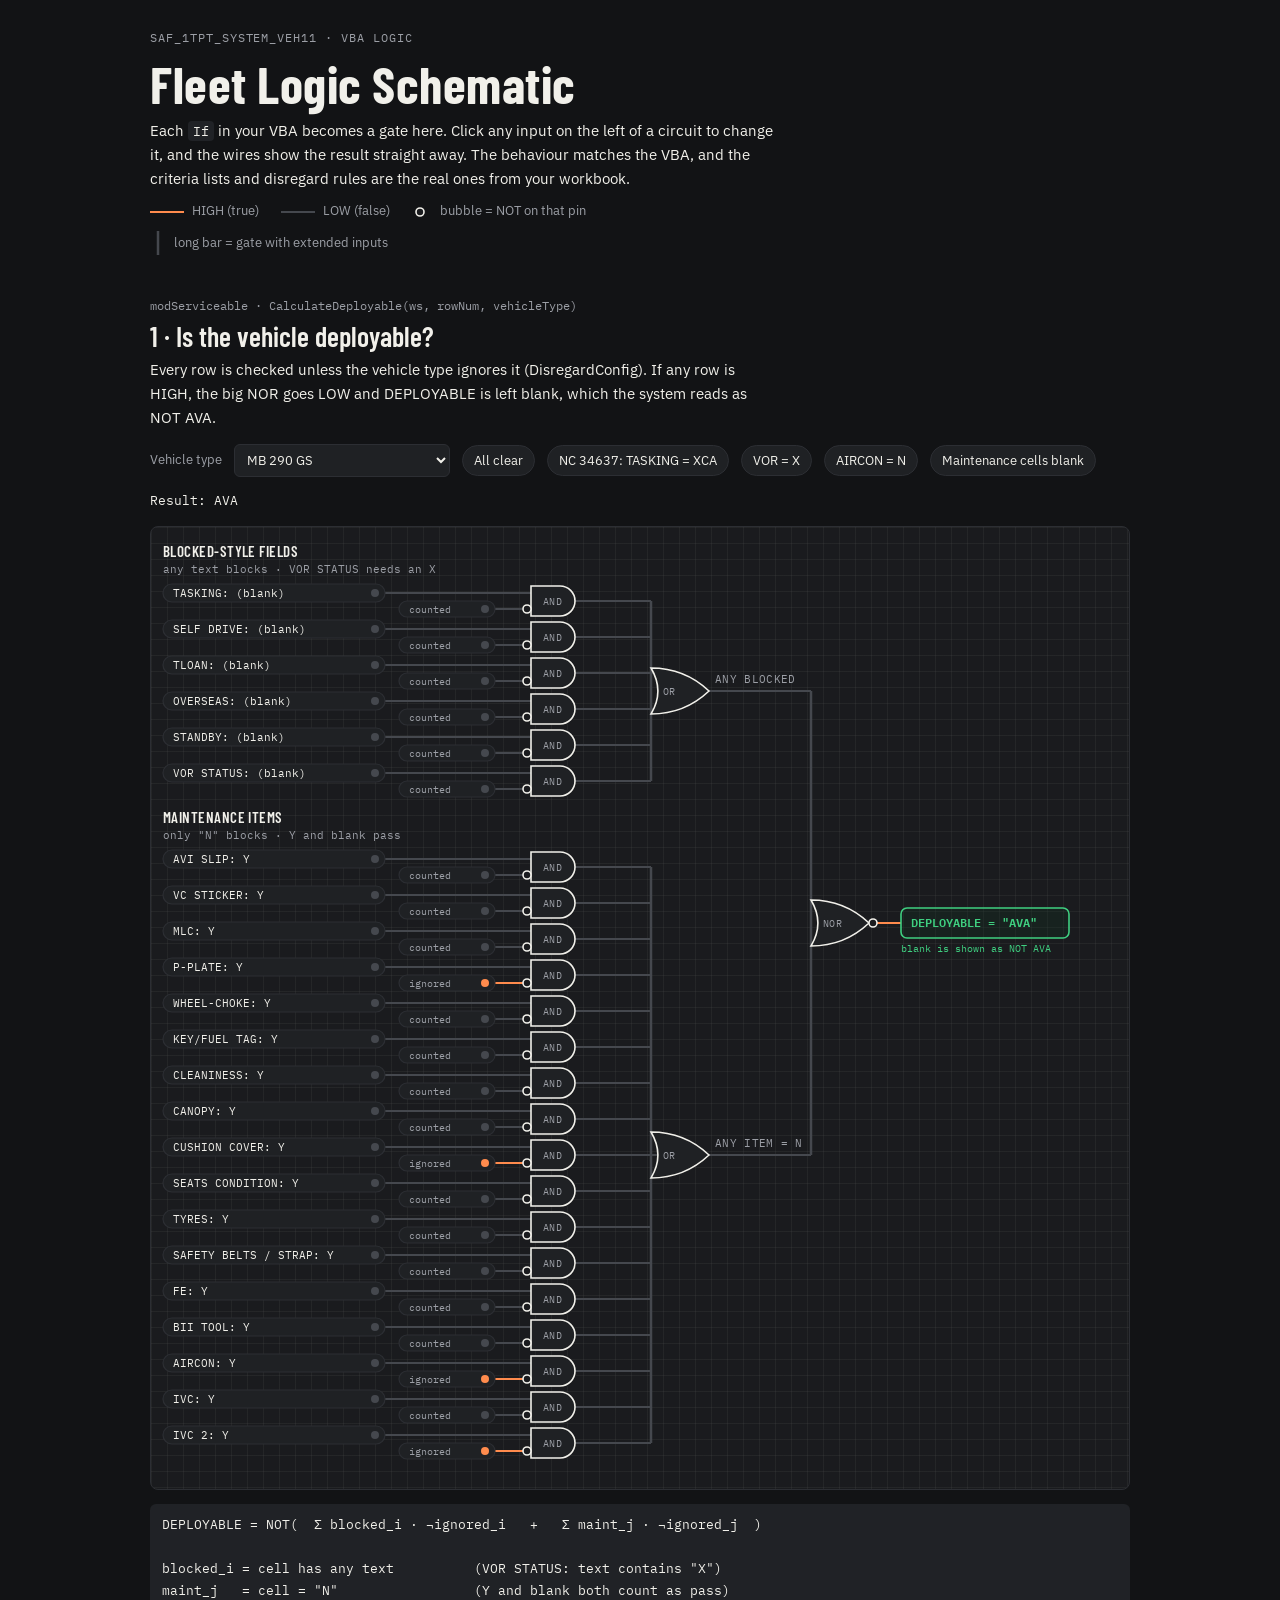
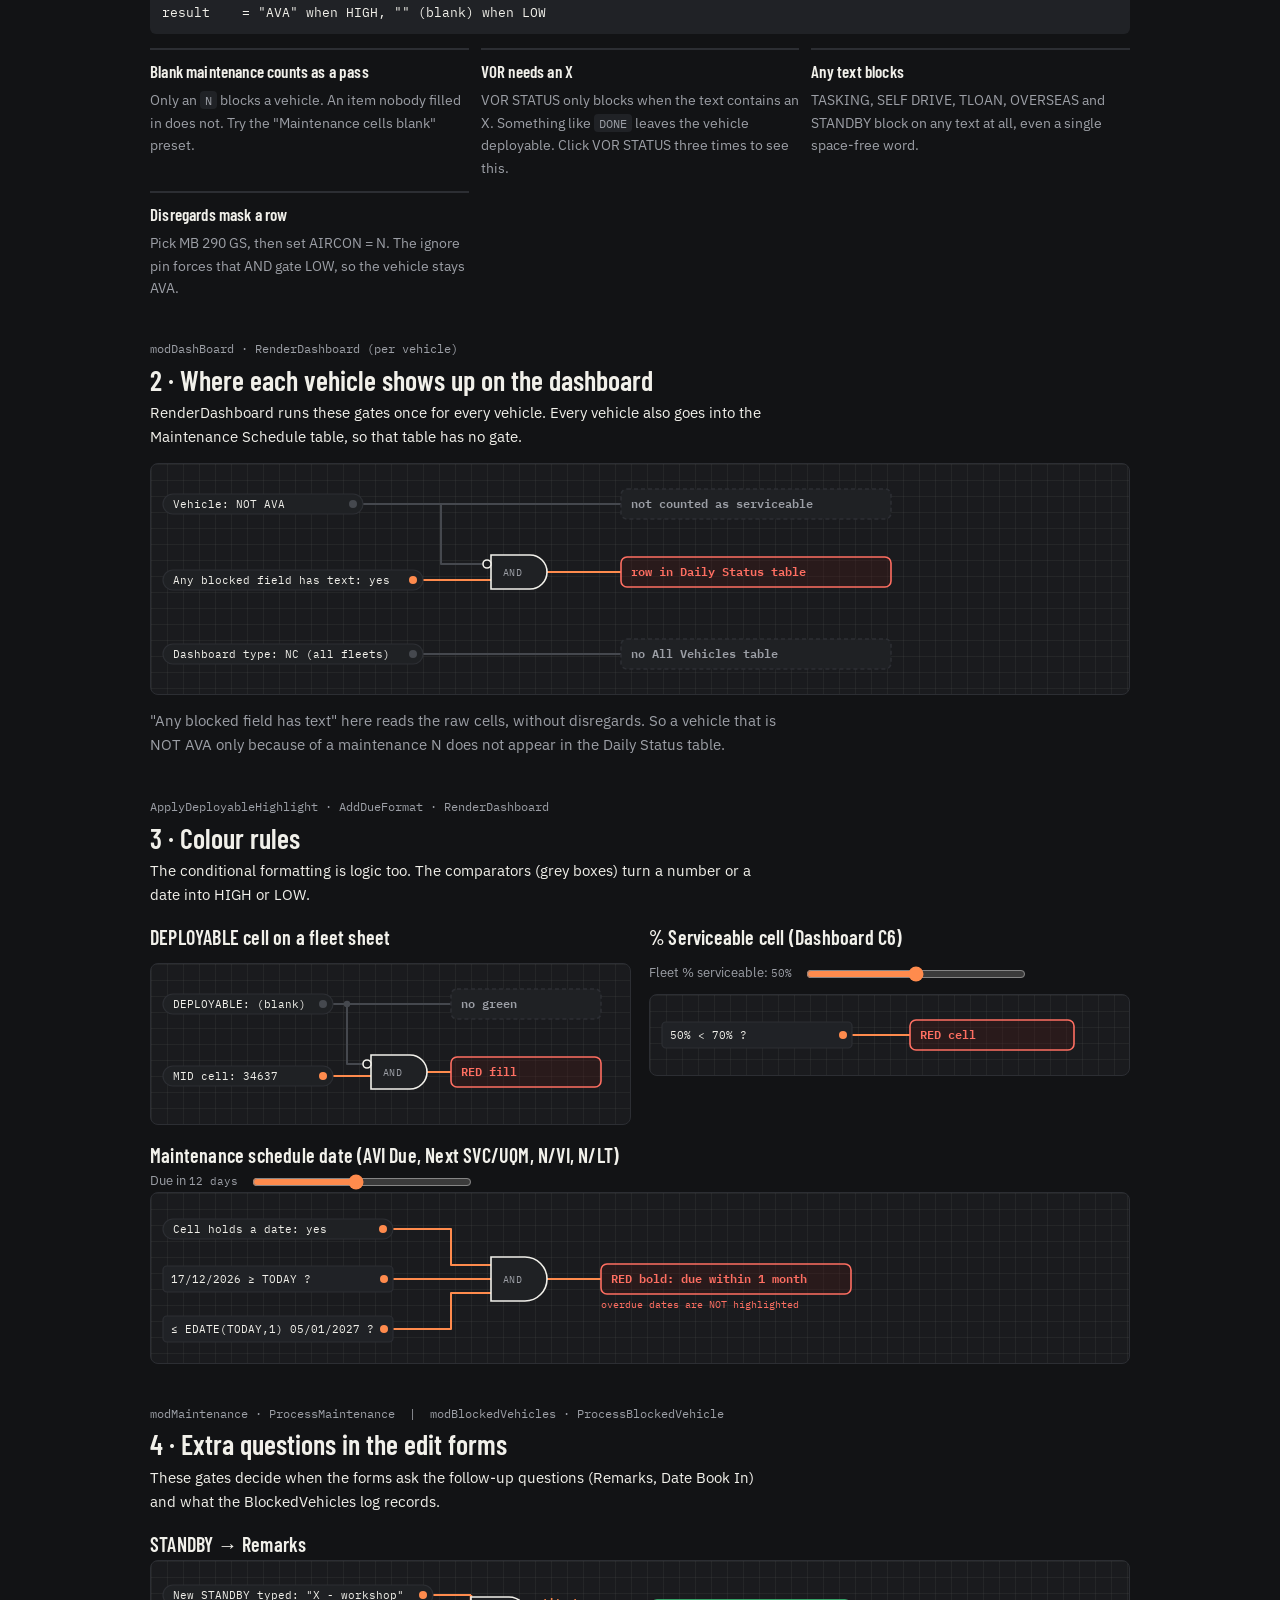
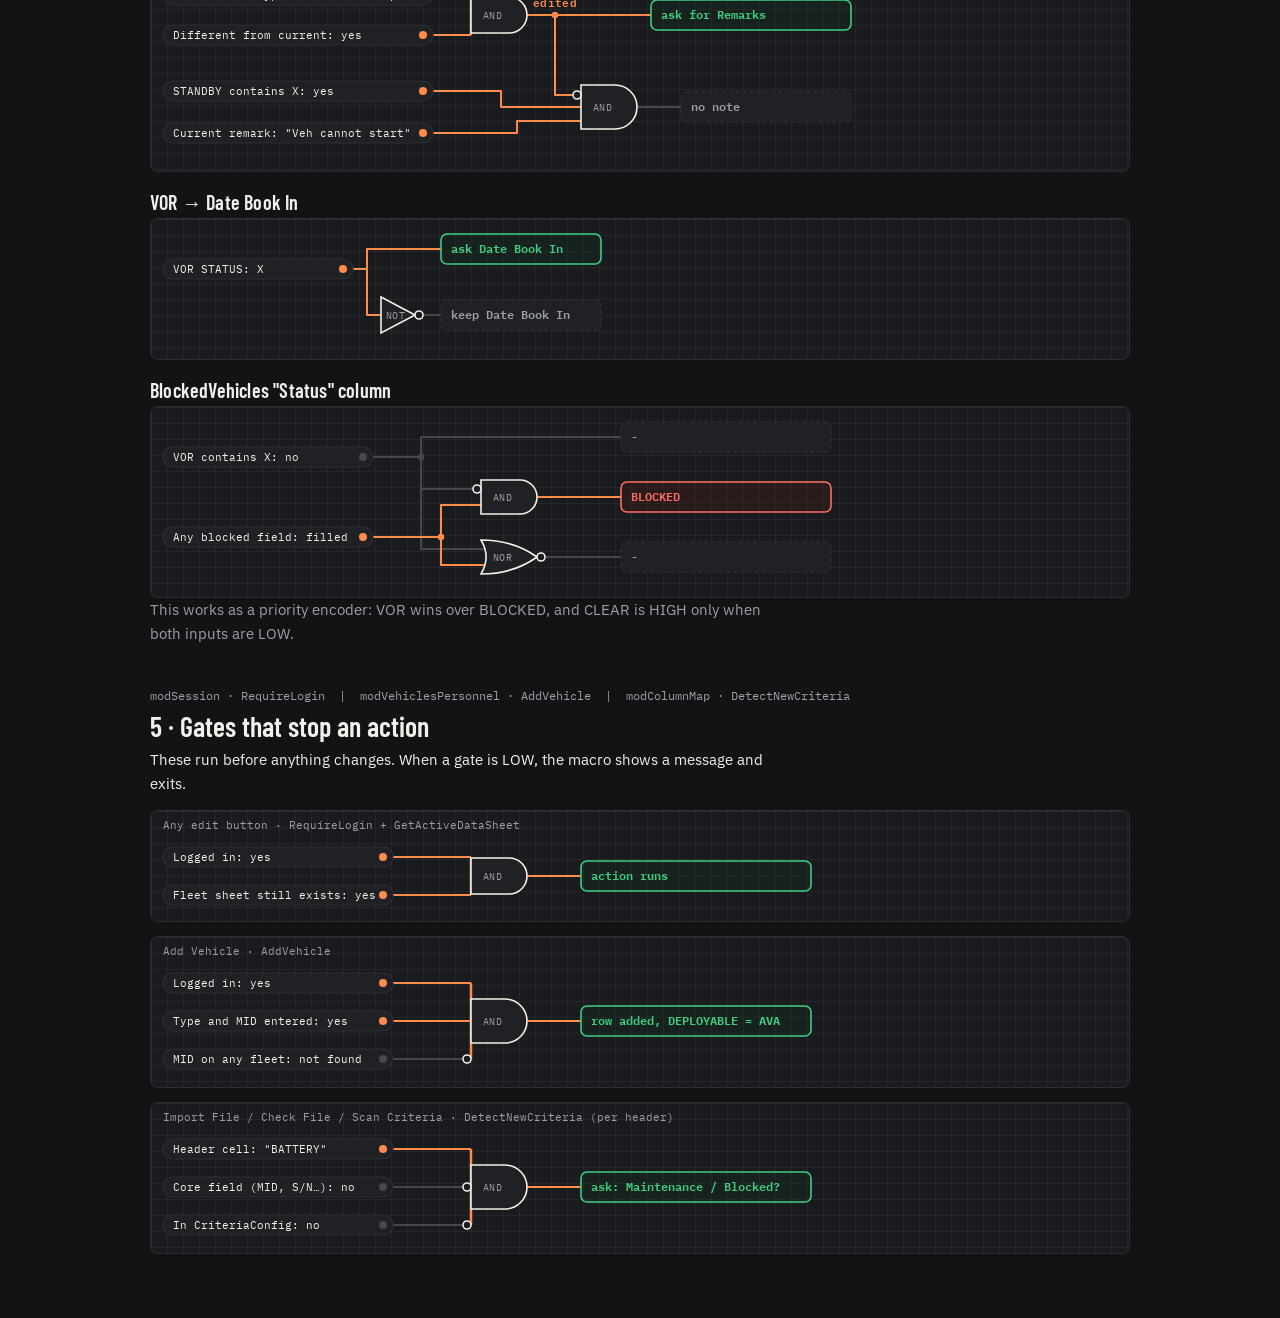
<file: fleet-logic-schematic.html>
<!doctype html><html lang="en" data-theme="dark"><head><meta charset=utf8><meta name=viewport content="width=device-width,initial-scale=1,viewport-fit=cover"><style>:root{color-scheme:light;box-sizing:border-box;padding-top:env(safe-area-inset-top,0px);padding-bottom:env(safe-area-inset-bottom,0px)}html{scroll-padding-top:env(safe-area-inset-top,0px)}body{margin:0;padding:0;font:14px -apple-system,BlinkMacSystemFont,sans-serif;background:#fff;color:#000}img{max-width:100%}[hidden]:not([hidden=until-found i]){display:none!important}</style></head><body>
<title>Fleet Logic Schematic</title>
<meta name="claude:viewport-fit-sides" content="cover">
<link rel="preconnect" href="https://fonts.googleapis.com">
<link rel="preconnect" href="https://fonts.gstatic.com" crossorigin>
<link rel="stylesheet" href="https://fonts.googleapis.com/css2?family=Barlow+Condensed:wght@500;600;700&family=IBM+Plex+Mono:wght@400;500;600&family=IBM+Plex+Sans:wght@400;500;600&display=swap">
<style>
/* Layout: one narrow reading column; each circuit sits on its own schematic sheet that scrolls sideways on phones. */
:root {
  --bg: #eef2ef;
  --panel: #fbfcfb;
  --fg: #1c2924;
  --muted: #5a6a62;
  --line: #c6d1cb;
  --grid: rgba(28, 41, 36, .055);
  --hi: #dd5f22;
  --lo: #a6b3ac;
  --ok: #1d8a4b;
  --ok-bg: #d9f0e2;
  --bad: #bf3029;
  --bad-bg: #f8dcd9;
  --chip: #ffffff;
  --code-bg: #e3e9e5;
  --f-display: "Barlow Condensed", "Arial Narrow", sans-serif;
  --f-body: "IBM Plex Sans", system-ui, -apple-system, "Segoe UI", sans-serif;
  --f-mono: "IBM Plex Mono", ui-monospace, Consolas, monospace;
}
@media (prefers-color-scheme: dark) {
  :root:not([data-theme="light"]) {
    --bg: #0e1613; --panel: #131e19; --fg: #e2ebe5; --muted: #93a39a; --line: #2a3a33;
    --grid: rgba(226, 235, 229, .05); --hi: #ff8b4d; --lo: #3b4b43; --ok: #3fcf80; --ok-bg: #12382443;
    --bad: #ff6f62; --bad-bg: #4a1a1655; --chip: #182520; --code-bg: #1a2621; color-scheme: dark;
  }
}
:root[data-theme="dark"] {
  --bg: #0e1613; --panel: #131e19; --fg: #e2ebe5; --muted: #93a39a; --line: #2a3a33;
  --grid: rgba(226, 235, 229, .05); --hi: #ff8b4d; --lo: #3b4b43; --ok: #3fcf80; --ok-bg: #12382443;
  --bad: #ff6f62; --bad-bg: #4a1a1655; --chip: #182520; --code-bg: #1a2621; color-scheme: dark;
}
* { box-sizing: border-box; }
body {
  background: var(--bg); color: var(--fg); font-family: var(--f-body); font-size: 15px; line-height: 1.6;
  padding-left: max(16px, env(safe-area-inset-left, 0px)); padding-right: max(16px, env(safe-area-inset-right, 0px));
  padding-block: 28px 64px;
}
.wrap { max-width: 980px; margin: 0 auto; display: flex; flex-direction: column; gap: 40px; }
header { display: flex; flex-direction: column; gap: 10px; max-width: 70ch; }
.eyebrow { font-family: var(--f-mono); font-size: 12px; letter-spacing: .08em; text-transform: uppercase; color: var(--muted); }
h1 { font-family: var(--f-display); font-weight: 700; font-size: clamp(34px, 6vw, 52px); line-height: 1; margin: 0; letter-spacing: .01em; text-wrap: balance; }
h2 { font-family: var(--f-display); font-weight: 600; font-size: 28px; line-height: 1.1; margin: 0; text-wrap: balance; }
h3 { font-family: var(--f-display); font-weight: 600; font-size: 20px; margin: 0; letter-spacing: .01em; }
p { margin: 0; max-width: 70ch; }
.muted { color: var(--muted); }
code, .mono { font-family: var(--f-mono); font-size: .88em; }
code { background: var(--code-bg); padding: 1px 5px; border-radius: 4px; }
section { display: flex; flex-direction: column; gap: 14px; min-width: 0; }
.sec-head { display: flex; flex-direction: column; gap: 6px; }
.src { font-family: var(--f-mono); font-size: 12px; color: var(--muted); }
.legend { display: flex; flex-wrap: wrap; gap: 8px 22px; font-size: 13px; color: var(--muted); align-items: center; }
.legend span { display: inline-flex; align-items: center; gap: 8px; }
.legend svg { flex: none; }
.controls { display: flex; flex-wrap: wrap; gap: 8px 12px; align-items: center; }
.controls label { font-size: 13px; color: var(--muted); }
select, button.preset, input[type=range] { font-family: var(--f-body); font-size: 13px; }
select { padding: 6px 8px; border: 1px solid var(--line); border-radius: 6px; background: var(--chip); color: var(--fg); }
button.preset { padding: 6px 11px; border: 1px solid var(--line); border-radius: 999px; background: var(--chip); color: var(--fg); cursor: pointer; }
button.preset:hover { border-color: var(--hi); }
button.preset:focus-visible, select:focus-visible, input:focus-visible { outline: 2px solid var(--hi); outline-offset: 2px; }
input[type=range] { accent-color: var(--hi); width: 220px; max-width: 100%; }
.schem {
  overflow-x: auto; background-color: var(--panel); border: 1px solid var(--line); border-radius: 8px;
  background-image: linear-gradient(var(--grid) 1px, transparent 1px), linear-gradient(90deg, var(--grid) 1px, transparent 1px);
  background-size: 16px 16px;
}
.schem svg { display: block; }
.expr { font-family: var(--f-mono); font-size: 13px; background: var(--code-bg); border-radius: 6px; padding: 10px 12px; overflow-x: auto; white-space: pre; line-height: 1.7; }
.notes { display: grid; grid-template-columns: repeat(auto-fit, minmax(240px, 1fr)); gap: 12px; }
.note { border-top: 2px solid var(--line); padding-top: 8px; display: flex; flex-direction: column; gap: 4px; min-width: 0; }
.note b { font-family: var(--f-display); font-weight: 600; font-size: 17px; letter-spacing: .01em; }
.note p { font-size: 14px; color: var(--muted); }
.pair { display: grid; grid-template-columns: repeat(auto-fit, minmax(300px, 1fr)); gap: 18px; }
.pair > div { display: flex; flex-direction: column; gap: 10px; min-width: 0; }
.status { font-family: var(--f-mono); font-size: 13px; }

/* SVG parts */
.w { fill: none; stroke-width: 2; stroke-linejoin: round; }
.w.lo { stroke: var(--lo); }
.w.hi { stroke: var(--hi); }
.bar { stroke-width: 2.5; }
.bar.lo { stroke: var(--lo); } .bar.hi { stroke: var(--hi); }
.gate { fill: var(--chip); stroke: var(--fg); stroke-width: 1.6; }
.bub { fill: var(--panel); stroke: var(--fg); stroke-width: 1.6; }
.gtxt { font-family: var(--f-mono); font-size: 9.5px; fill: var(--muted); letter-spacing: .04em; }
.tag { font-family: var(--f-mono); font-size: 10.5px; fill: var(--muted); letter-spacing: .03em; }
.tag.hi { fill: var(--hi); font-weight: 600; }
.grp { font-family: var(--f-display); font-size: 15px; font-weight: 600; fill: var(--fg); letter-spacing: .03em; }
.grp-sub { font-family: var(--f-mono); font-size: 10.5px; fill: var(--muted); }
.pill { cursor: pointer; }
.pill rect { fill: var(--chip); stroke: var(--line); stroke-width: 1.2; }
.pill:hover rect { stroke: var(--hi); }
.pill:focus { outline: none; }
.pill:focus-visible rect { stroke: var(--hi); stroke-width: 2.2; }
.pill text { font-family: var(--f-mono); font-size: 11px; fill: var(--fg); }
.pill.small text { font-size: 10px; fill: var(--muted); }
.led.lo { fill: var(--lo); } .led.hi { fill: var(--hi); }
.fn rect { fill: var(--code-bg); stroke: var(--line); stroke-width: 1.2; }
.fn text { font-family: var(--f-mono); font-size: 10.5px; fill: var(--fg); }
.lamp rect { stroke-width: 1.6; }
.lamp.on rect { fill: var(--ok-bg); stroke: var(--ok); }
.lamp.on text { fill: var(--ok); }
.lamp.bad rect { fill: var(--bad-bg); stroke: var(--bad); }
.lamp.bad text { fill: var(--bad); }
.lamp.off rect { fill: var(--chip); stroke: var(--line); stroke-dasharray: 4 3; }
.lamp.off text { fill: var(--muted); }
.lamp text { font-family: var(--f-mono); font-size: 11.5px; font-weight: 600; }
.lamp .cap { font-weight: 400; font-size: 10px; fill: var(--muted); }
@media (prefers-reduced-motion: no-preference) { .w, .bar, .led { transition: stroke .15s, fill .15s; } }
</style>

<div class="wrap">
  <header>
    <div class="eyebrow">SAF_1TPT_SYSTEM_VEH11 · VBA logic</div>
    <h1>Fleet Logic Schematic</h1>
    <p>Each <code>If</code> in your VBA becomes a gate here. Click any input on the left of a circuit to change it, and the wires show the result straight away. The behaviour matches the VBA, and the criteria lists and disregard rules are the real ones from your workbook.</p>
    <div class="legend" aria-label="Legend">
      <span><svg width="34" height="10"><line x1="0" y1="5" x2="34" y2="5" class="w hi"/></svg>HIGH (true)</span>
      <span><svg width="34" height="10"><line x1="0" y1="5" x2="34" y2="5" class="w lo"/></svg>LOW (false)</span>
      <span><svg width="20" height="14"><circle cx="8" cy="7" r="4" class="bub"/></svg>bubble = NOT on that pin</span>
      <span><svg width="16" height="26"><line x1="8" y1="1" x2="8" y2="25" class="bar lo"/></svg>long bar = gate with extended inputs</span>
    </div>
  </header>

  <!-- ============================ 1. DEPLOYABLE ============================ -->
  <section id="deployable">
    <div class="sec-head">
      <div class="src">modServiceable · CalculateDeployable(ws, rowNum, vehicleType)</div>
      <h2>1 · Is the vehicle deployable?</h2>
      <p>Every row is checked unless the vehicle type ignores it (DisregardConfig). If any row is HIGH, the big NOR goes LOW and DEPLOYABLE is left blank, which the system reads as NOT AVA.</p>
    </div>
    <div class="controls">
      <label for="vtype">Vehicle type</label>
      <select id="vtype"></select>
      <button class="preset" data-preset="clear" type="button">All clear</button>
      <button class="preset" data-preset="tasking" type="button">NC 34637: TASKING = XCA</button>
      <button class="preset" data-preset="vor" type="button">VOR = X</button>
      <button class="preset" data-preset="aircon" type="button">AIRCON = N</button>
      <button class="preset" data-preset="blank" type="button">Maintenance cells blank</button>
    </div>
    <div class="status" id="dep-status" aria-live="polite"></div>
    <div class="schem" id="c-main"></div>
    <div class="expr">DEPLOYABLE = NOT(  Σ blocked_i · ¬ignored_i   +   Σ maint_j · ¬ignored_j  )

blocked_i = cell has any text          (VOR STATUS: text contains "X")
maint_j   = cell = "N"                 (Y and blank both count as pass)
result    = "AVA" when HIGH, "" (blank) when LOW</div>
    <div class="notes">
      <div class="note"><b>Blank maintenance counts as a pass</b><p>Only an <code>N</code> blocks a vehicle. An item nobody filled in does not. Try the "Maintenance cells blank" preset.</p></div>
      <div class="note"><b>VOR needs an X</b><p>VOR STATUS only blocks when the text contains an X. Something like <code>DONE</code> leaves the vehicle deployable. Click VOR STATUS three times to see this.</p></div>
      <div class="note"><b>Any text blocks</b><p>TASKING, SELF DRIVE, TLOAN, OVERSEAS and STANDBY block on any text at all, even a single space-free word.</p></div>
      <div class="note"><b>Disregards mask a row</b><p>Pick MB 290 GS, then set AIRCON = N. The ignore pin forces that AND gate LOW, so the vehicle stays AVA.</p></div>
    </div>
  </section>

  <!-- ============================ 2. DASHBOARD ============================ -->
  <section id="dashboard">
    <div class="sec-head">
      <div class="src">modDashBoard · RenderDashboard (per vehicle)</div>
      <h2>2 · Where each vehicle shows up on the dashboard</h2>
      <p>RenderDashboard runs these gates once for every vehicle. Every vehicle also goes into the Maintenance Schedule table, so that table has no gate.</p>
    </div>
    <div class="schem" id="c-dash"></div>
    <p class="muted">"Any blocked field has text" here reads the raw cells, without disregards. So a vehicle that is NOT AVA only because of a maintenance N does not appear in the Daily Status table.</p>
  </section>

  <!-- ============================ 3. COLOURS ============================ -->
  <section id="colours">
    <div class="sec-head">
      <div class="src">ApplyDeployableHighlight · AddDueFormat · RenderDashboard</div>
      <h2>3 · Colour rules</h2>
      <p>The conditional formatting is logic too. The comparators (grey boxes) turn a number or a date into HIGH or LOW.</p>
    </div>
    <div class="pair">
      <div>
        <h3>DEPLOYABLE cell on a fleet sheet</h3>
        <div class="schem" id="c-cell"></div>
      </div>
      <div>
        <h3>% Serviceable cell (Dashboard C6)</h3>
        <div class="controls"><label for="pct">Fleet % serviceable: <span id="pct-v" class="mono"></span></label><input type="range" id="pct" min="0" max="100" value="50"></div>
        <div class="schem" id="c-pct"></div>
      </div>
    </div>
    <div>
      <h3>Maintenance schedule date (AVI Due, Next SVC/UQM, N/VI, N/LT)</h3>
      <div class="controls"><label for="days">Due in <span id="days-v" class="mono"></span></label><input type="range" id="days" min="-40" max="70" value="12"></div>
      <div class="schem" id="c-due"></div>
    </div>
  </section>

  <!-- ============================ 4. EDIT FORMS ============================ -->
  <section id="edits">
    <div class="sec-head">
      <div class="src">modMaintenance · ProcessMaintenance &nbsp;|&nbsp; modBlockedVehicles · ProcessBlockedVehicle</div>
      <h2>4 · Extra questions in the edit forms</h2>
      <p>These gates decide when the forms ask the follow-up questions (Remarks, Date Book In) and what the BlockedVehicles log records.</p>
    </div>
    <div><h3>STANDBY → Remarks</h3><div class="schem" id="c-standby"></div></div>
    <div><h3>VOR → Date Book In</h3><div class="schem" id="c-vor"></div></div>
    <div><h3>BlockedVehicles "Status" column</h3><div class="schem" id="c-status"></div>
      <p class="muted">This works as a priority encoder: VOR wins over BLOCKED, and CLEAR is HIGH only when both inputs are LOW.</p></div>
  </section>

  <!-- ============================ 5. ACCESS ============================ -->
  <section id="access">
    <div class="sec-head">
      <div class="src">modSession · RequireLogin &nbsp;|&nbsp; modVehiclesPersonnel · AddVehicle &nbsp;|&nbsp; modColumnMap · DetectNewCriteria</div>
      <h2>5 · Gates that stop an action</h2>
      <p>These run before anything changes. When a gate is LOW, the macro shows a message and exits.</p>
    </div>
    <div class="schem" id="c-login"></div>
    <div class="schem" id="c-add"></div>
    <div class="schem" id="c-crit"></div>
  </section>
</div>

<script>
(function () {
  /* ------------------------------------------------------------------ data from the workbook */
  var BLOCKED = ['TASKING', 'SELF DRIVE', 'TLOAN', 'OVERSEAS', 'STANDBY', 'VOR STATUS'];
  var MAINT = ['AVI SLIP', 'VC STICKER', 'MLC', 'P-PLATE', 'WHEEL-CHOKE', 'KEY/FUEL TAG', 'CLEANINESS', 'CANOPY',
    'CUSHION COVER', 'SEATS CONDITION', 'TYRES', 'SAFETY BELTS / STRAP', 'FE', 'BII TOOL', 'AIRCON', 'IVC', 'IVC 2'];
  var DISREGARD = {
    '10 TON TOWER (B4)': ['CUSHION COVER', 'IVC 2', 'P-PLATE'],
    'MB 290 FAM/GAS': ['CUSHION COVER', 'AIRCON', 'IVC 2', 'FE'],
    'MB 290 FAM/SYS': ['CUSHION COVER', 'AIRCON', 'IVC 2', 'FE'],
    'MB 290 GLPS': ['CUSHION COVER', 'AIRCON', 'IVC 2'],
    'MB 290 GS': ['CUSHION COVER', 'AIRCON', 'IVC 2', 'P-PLATE'],
    'VAMTAC (CEREMONY)': ['CUSHION COVER', 'AIRCON', 'IVC 2', 'P-PLATE', 'CANOPY'],
    'VAMTAC CREW': ['CUSHION COVER', 'AIRCON', 'IVC 2', 'P-PLATE', 'CANOPY'],
    'VAMTAC FAM STORE': ['CUSHION COVER', 'AIRCON', 'IVC 2', 'P-PLATE', 'CANOPY'],
    'VAMTAC FAM SYSTEM': ['CUSHION COVER', 'AIRCON', 'IVC 2', 'P-PLATE', 'CANOPY'],
    'VAMTAC MUV': ['CUSHION COVER', 'AIRCON', 'IVC 2', 'P-PLATE', 'CANOPY'],
    'MB G300 (TOWER)': [],
  };
  var SAMPLE = { 'TASKING': 'XCA', 'SELF DRIVE': 'TRG RUN', 'TLOAN': 'TO 3 DIV', 'OVERSEAS': 'EX WALLABY', 'STANDBY': 'X' };
  var G = { days: 12, pct: 50 };

  /* ------------------------------------------------------------------ tiny logic + schematic engine */
  function esc(s) { return String(s).replace(/&/g, '&amp;').replace(/</g, '&lt;').replace(/>/g, '&gt;'); }
  var GATE_W = { and: 56, nand: 56, or: 56, nor: 56, not: 34, buf: 34 };
  function bubbleOut(t) { return t === 'nor' || t === 'nand' || t === 'not'; }

  function geom(n) {
    var W = n.W || GATE_W[n.t], H = n.H || Math.max(36, n.in.length * 14 + 8);
    return { W: W, H: H, top: n.y - H / 2 };
  }
  function pinY(n, i) {
    if (n.pins) return n.pins[i];
    var g = geom(n);
    return g.top + g.H * (i + 1) / (n.in.length + 1);
  }
  function pinX(n, i) {
    var g = geom(n), py = pinY(n, i), x = n.x;
    if ((n.t === 'or' || n.t === 'nor') && py > g.top && py < g.top + g.H) {
      var u = (py - g.top) / g.H;
      x += 2 * u * (1 - u) * 0.3 * g.H;
    }
    return x;
  }
  function outPt(n) {
    if (n.t === 'in' || n.t === 'fn') return [n.x + n.w, n.y];
    var g = geom(n);
    return [n.x + g.W + (bubbleOut(n.t) ? 8 : 0), n.y];
  }

  function evaluate(c) {
    var v = {};
    c.nodes.forEach(function (n) {
      if (n.t === 'in') v[n.id] = !!n.states[n.s][1];
      else if (n.t === 'fn') v[n.id] = !!n.f();
      else if (n.t === 'out') v[n.id] = v[n.in[0]];
      else {
        var ins = n.in.map(function (id, i) { var x = v[id]; return (n.inv && n.inv[i]) ? !x : x; });
        var any = ins.some(Boolean), all = ins.every(Boolean);
        v[n.id] = { and: all, nand: !all, or: any, nor: !any, not: !ins[0], buf: ins[0] }[n.t];
      }
    });
    c.v = v;
    return v;
  }

  function gatePath(n) {
    var g = geom(n), x = n.x, t = g.top, W = g.W, H = g.H, cy = n.y;
    if (n.t === 'and' || n.t === 'nand') {
      var r = H / 2;
      return 'M' + x + ',' + t + ' H' + (x + W - r) + ' A' + r + ',' + r + ' 0 0 1 ' + (x + W - r) + ',' + (t + H) + ' H' + x + ' Z';
    }
    if (n.t === 'or' || n.t === 'nor') {
      return 'M' + x + ',' + t + ' Q' + (x + W * 0.58) + ',' + t + ' ' + (x + W) + ',' + cy +
        ' Q' + (x + W * 0.58) + ',' + (t + H) + ' ' + x + ',' + (t + H) + ' Q' + (x + 0.3 * H) + ',' + cy + ' ' + x + ',' + t + ' Z';
    }
    return 'M' + x + ',' + t + ' L' + (x + W) + ',' + cy + ' L' + x + ',' + (t + H) + ' Z';
  }

  function render(c) {
    var v = evaluate(c), byId = {}, s = [];
    c.nodes.forEach(function (n) { byId[n.id] = n; });
    s.push('<svg xmlns="http://www.w3.org/2000/svg" width="' + c.w + '" height="' + c.h + '" viewBox="0 0 ' + c.w + ' ' + c.h + '" role="img" aria-label="' + esc(c.aria) + '">');
    (c.text || []).forEach(function (t) { s.push('<text x="' + t[0] + '" y="' + t[1] + '" class="' + (t[3] || 'grp') + '">' + esc(t[2]) + '</text>'); });

    // wires first so gates sit on top
    c.nodes.forEach(function (n) {
      if (!n.in) return;
      n.in.forEach(function (id, i) {
        var src = byId[id], o = outPt(src), tx, ty;
        if (n.t === 'out') { tx = n.x; ty = n.y; } else { tx = pinX(n, i) - ((n.inv && n.inv[i]) ? 8 : 0); ty = pinY(n, i); }
        var cls = v[id] ? 'hi' : 'lo', d;
        if (Math.abs(o[1] - ty) < 0.5) d = 'M' + o[0] + ',' + o[1] + ' H' + tx;
        else {
          var bx = (n.bend && n.bend[i] != null) ? n.bend[i] : (o[0] + tx) / 2;
          d = 'M' + o[0] + ',' + o[1] + ' H' + bx + ' V' + ty + ' H' + tx;
        }
        s.push('<path d="' + d + '" class="w ' + cls + '"/>');
        if (n.dots && n.dots[i]) s.push('<circle cx="' + n.dots[i][0] + '" cy="' + n.dots[i][1] + '" r="3.2" class="led ' + cls + '"/>');
      });
    });

    c.nodes.forEach(function (n) {
      var val = v[n.id];
      if (n.t === 'in') {
        var st = n.states[n.s], h = n.h || 20, txt = (n.label ? n.label + ': ' : '') + st[0];
        s.push('<g class="pill' + (n.small ? ' small' : '') + '" data-c="' + c.id + '" data-n="' + n.id + '" tabindex="0" role="button" aria-label="' + esc(txt + ', click to change') + '">' +
          '<rect x="' + n.x + '" y="' + (n.y - h / 2) + '" width="' + n.w + '" height="' + h + '" rx="' + h / 2 + '"/>' +
          '<text x="' + (n.x + 10) + '" y="' + (n.y + 3.8) + '">' + esc(txt) + '</text>' +
          '<circle cx="' + (n.x + n.w - 10) + '" cy="' + n.y + '" r="4" class="led ' + (val ? 'hi' : 'lo') + '"/></g>');
      } else if (n.t === 'fn') {
        s.push('<g class="fn"><rect x="' + n.x + '" y="' + (n.y - 13) + '" width="' + n.w + '" height="26" rx="4"/>' +
          '<text x="' + (n.x + 8) + '" y="' + (n.y + 4) + '">' + esc(n.label()) + '</text>' +
          '<circle cx="' + (n.x + n.w - 9) + '" cy="' + n.y + '" r="4" class="led ' + (val ? 'hi' : 'lo') + '"/></g>');
      } else if (n.t === 'out') {
        var on = val ? n.on : n.off, w = n.w || 170;
        s.push('<g class="lamp ' + on[1] + '"><rect x="' + n.x + '" y="' + (n.y - 15) + '" width="' + w + '" height="30" rx="6"/>' +
          '<text x="' + (n.x + 10) + '" y="' + (n.y + 4) + '">' + esc(on[0]) + '</text>' +
          (n.cap ? '<text class="cap" x="' + n.x + '" y="' + (n.y + 29) + '">' + esc(n.cap) + '</text>' : '') + '</g>');
      } else {
        var g = geom(n);
        if (n.pins) {
          var lo = Math.min.apply(null, n.pins), hi = Math.max.apply(null, n.pins);
          if (lo < g.top + 2 || hi > g.top + g.H - 2) {
            var barOn = n.in.some(function (id, i) { var x = v[id]; return (n.inv && n.inv[i]) ? !x : x; });
            s.push('<line x1="' + n.x + '" y1="' + Math.min(lo, g.top) + '" x2="' + n.x + '" y2="' + Math.max(hi, g.top + g.H) + '" class="bar ' + (barOn ? 'hi' : 'lo') + '"/>');
          }
        }
        s.push('<path d="' + gatePath(n) + '" class="gate"/>');
        if (bubbleOut(n.t)) s.push('<circle cx="' + (n.x + g.W + 4) + '" cy="' + n.y + '" r="4" class="bub"/>');
        (n.inv || []).forEach(function (inv, i) { if (inv) s.push('<circle cx="' + (pinX(n, i) - 4) + '" cy="' + pinY(n, i) + '" r="4" class="bub"/>'); });
        var lbl = n.t.toUpperCase();
        s.push('<text x="' + (n.x + (n.t === 'not' || n.t === 'buf' ? 5 : 12)) + '" y="' + (n.y + 3.5) + '" class="gtxt">' + lbl + '</text>');
        if (n.tag) s.push('<text x="' + (n.tagX != null ? n.tagX : outPt(n)[0] + 6) + '" y="' + (n.tagY != null ? n.tagY : n.y - 8) + '" class="tag ' + (val ? 'hi' : '') + '">' + esc(n.tag) + '</text>');
      }
    });
    s.push('</svg>');
    c.el.innerHTML = s.join('');
  }

  var CIRCUITS = {};
  function add(c) { c.el = document.getElementById(c.id); CIRCUITS[c.id] = c; render(c); return c; }
  function rerender(id) { render(CIRCUITS[id]); if (id === 'c-main') depStatus(); }
  function node(c, id) { return c.nodes.filter(function (n) { return n.id === id; })[0]; }

  document.addEventListener('click', function (e) {
    var g = e.target.closest && e.target.closest('.pill');
    if (!g) return;
    toggle(g.getAttribute('data-c'), g.getAttribute('data-n'));
  });
  document.addEventListener('keydown', function (e) {
    var g = e.target.closest && e.target.closest('.pill');
    if (!g || (e.key !== 'Enter' && e.key !== ' ')) return;
    e.preventDefault();
    toggle(g.getAttribute('data-c'), g.getAttribute('data-n'));
    var again = document.querySelector('.pill[data-c="' + g.getAttribute('data-c') + '"][data-n="' + g.getAttribute('data-n') + '"]');
    if (again) again.focus();
  });
  function toggle(cid, nid) {
    var c = CIRCUITS[cid], n = node(c, nid);
    n.s = (n.s + 1) % n.states.length;
    if (cid === 'c-main' && nid.indexOf('ig') === 0) document.getElementById('vtype').value = '__custom';
    rerender(cid);
  }

  /* ------------------------------------------------------------------ 1. main DEPLOYABLE circuit */
  var main = { id: 'c-main', w: 930, h: 0, nodes: [], text: [], aria: 'Logic diagram of CalculateDeployable' };
  var ROW = 36, y = 74, bPins = [], mPins = [];
  main.text.push([12, 30, 'BLOCKED-STYLE FIELDS'], [12, 46, 'any text blocks · VOR STATUS needs an X', 'grp-sub']);
  function row(name, kind, idx) {
    var cy = y;
    var states = kind === 'b'
      ? (name === 'VOR STATUS' ? [['(blank)', false], ['X', true], ['DONE (no X)', false]] : [['(blank)', false], [SAMPLE[name], true]])
      : [['Y', false], ['N', true], ['(blank)', false]];
    main.nodes.push({ id: 'f' + kind + idx, t: 'in', x: 12, y: cy - 8, w: 222, h: 18, label: name, states: states, s: 0 });
    main.nodes.push({ id: 'ig' + kind + idx, t: 'in', x: 248, y: cy + 8, w: 96, h: 16, small: true, label: '', states: [['counted', false], ['ignored', true]], s: 0 });
    main.nodes.push({ id: 'a' + kind + idx, t: 'and', x: 380, y: cy, W: 44, H: 30, in: ['f' + kind + idx, 'ig' + kind + idx], inv: [false, true], pins: [cy - 8, cy + 8] });
    (kind === 'b' ? bPins : mPins).push(cy);
    y += ROW;
  }
  BLOCKED.forEach(function (n, i) { row(n, 'b', i); });
  y += 36;
  main.text.push([12, y - 30, 'MAINTENANCE ITEMS'], [12, y - 14, 'only "N" blocks · Y and blank pass', 'grp-sub']);
  y += 14;
  MAINT.forEach(function (n, i) { row(n, 'm', i); });
  main.h = y + 10;
  var yB = (bPins[0] + bPins[bPins.length - 1]) / 2, yM = (mPins[0] + mPins[mPins.length - 1]) / 2;
  main.nodes.push({ id: 'orB', t: 'or', x: 500, y: yB, W: 58, H: 46, in: BLOCKED.map(function (_, i) { return 'ab' + i; }), pins: bPins, tag: 'ANY BLOCKED' });
  main.nodes.push({ id: 'orM', t: 'or', x: 500, y: yM, W: 58, H: 46, in: MAINT.map(function (_, i) { return 'am' + i; }), pins: mPins, tag: 'ANY ITEM = N' });
  main.nodes.push({ id: 'nor', t: 'nor', x: 660, y: (yB + yM) / 2, W: 58, H: 46, in: ['orB', 'orM'], pins: [yB, yM] });
  main.nodes.push({ id: 'dep', t: 'out', x: 750, y: (yB + yM) / 2, w: 168, in: ['nor'], on: ['DEPLOYABLE = "AVA"', 'on'], off: ['DEPLOYABLE = ""', 'bad'], cap: 'blank is shown as NOT AVA' });
  add(main);

  var sel = document.getElementById('vtype');
  sel.innerHTML = Object.keys(DISREGARD).map(function (t) { return '<option>' + esc(t) + '</option>'; }).join('') +
    '<option value="">Other type (no disregard rules)</option><option value="__custom">Custom (my own ignore pins)</option>';
  sel.value = 'MB 290 GS';
  function applyType() {
    var t = sel.value;
    if (t === '__custom') return;
    var list = DISREGARD[t] || [];
    BLOCKED.forEach(function (n, i) { node(main, 'igb' + i).s = list.indexOf(n) >= 0 ? 1 : 0; });
    MAINT.forEach(function (n, i) { node(main, 'igm' + i).s = list.indexOf(n) >= 0 ? 1 : 0; });
    rerender('c-main');
  }
  sel.addEventListener('change', applyType);

  function setAll(fb, fm) {
    BLOCKED.forEach(function (n, i) { node(main, 'fb' + i).s = fb(n); });
    MAINT.forEach(function (n, i) { node(main, 'fm' + i).s = fm(n); });
  }
  document.querySelectorAll('[data-preset]').forEach(function (b) {
    b.addEventListener('click', function () {
      var p = b.getAttribute('data-preset');
      if (p === 'clear') setAll(function () { return 0; }, function () { return 0; });
      if (p === 'tasking') { sel.value = 'MB G300 (TOWER)'; applyType(); setAll(function (n) { return n === 'TASKING' ? 1 : 0; }, function () { return 2; }); }
      if (p === 'vor') setAll(function (n) { return n === 'VOR STATUS' ? 1 : 0; }, function () { return 0; });
      if (p === 'aircon') setAll(function () { return 0; }, function (n) { return n === 'AIRCON' ? 1 : 0; });
      if (p === 'blank') setAll(function () { return 0; }, function () { return 2; });
      rerender('c-main');
    });
  });
  function depStatus() {
    var v = main.v, why = [];
    BLOCKED.forEach(function (n, i) { if (v['ab' + i]) why.push(n); });
    MAINT.forEach(function (n, i) { if (v['am' + i]) why.push(n + ' = N'); });
    var ign = MAINT.concat(BLOCKED).filter(function (n) {
      var i = MAINT.indexOf(n), id = i >= 0 ? 'fm' + i : 'fb' + BLOCKED.indexOf(n), ig = i >= 0 ? 'igm' + i : 'igb' + BLOCKED.indexOf(n);
      return v[id] && v[ig];
    });
    document.getElementById('dep-status').textContent = v.nor
      ? 'Result: AVA' + (ign.length ? ' (ignored for this type: ' + ign.join(', ') + ')' : '')
      : 'Result: NOT AVA, because ' + why.join(', ');
  }
  applyType();

  /* ------------------------------------------------------------------ 2. dashboard routing */
  add({ id: 'c-dash', w: 760, h: 230, aria: 'Dashboard routing logic', nodes: [
    { id: 'ava', t: 'in', x: 12, y: 40, w: 200, label: 'Vehicle', states: [['AVA', true], ['NOT AVA', false]], s: 1 },
    { id: 'rem', t: 'in', x: 12, y: 116, w: 260, label: 'Any blocked field has text', states: [['yes', true], ['no', false]], s: 0 },
    { id: 'fleet', t: 'in', x: 12, y: 190, w: 260, label: 'Dashboard type', states: [['NC (all fleets)', false], ['Fleet Commander', true]], s: 0 },
    { id: 'o1', t: 'out', x: 470, y: 40, w: 270, in: ['ava'], on: ['+1 to Total Serviceable', 'on'], off: ['not counted as serviceable', 'off'] },
    { id: 'and', t: 'and', x: 340, y: 108, in: ['ava', 'rem'], inv: [true, false], pins: [100, 116], H: 34, bend: [290] },
    { id: 'o2', t: 'out', x: 470, y: 108, w: 270, in: ['and'], on: ['row in Daily Status table', 'bad'], off: ['not in Daily Status table', 'off'] },
    { id: 'o3', t: 'out', x: 470, y: 190, w: 270, in: ['fleet'], on: ['row in All Vehicles table', 'on'], off: ['no All Vehicles table', 'off'] },
  ] });

  /* ------------------------------------------------------------------ 3. colour rules */
  add({ id: 'c-cell', w: 470, h: 160, aria: 'DEPLOYABLE cell colour logic', nodes: [
    { id: 'dep', t: 'in', x: 12, y: 40, w: 170, label: 'DEPLOYABLE', states: [['AVA', true], ['(blank)', false]], s: 1 },
    { id: 'mid', t: 'in', x: 12, y: 112, w: 170, label: 'MID cell', states: [['34637', true], ['(blank)', false]], s: 0 },
    { id: 'g', t: 'out', x: 300, y: 40, w: 150, in: ['dep'], on: ['GREEN fill', 'on'], off: ['no green', 'off'] },
    { id: 'and', t: 'and', x: 220, y: 108, in: ['mid', 'dep'], inv: [false, true], pins: [112, 100], H: 34, bend: [null, 196], dots: [null, [196, 40]] },
    { id: 'r', t: 'out', x: 300, y: 108, w: 150, in: ['and'], on: ['RED fill', 'bad'], off: ['no red', 'off'] },
  ] });

  add({ id: 'c-pct', w: 440, h: 80, aria: 'Percent serviceable alarm', nodes: [
    { id: 'cmp', t: 'fn', x: 12, y: 40, w: 190, f: function () { return G.pct < 70; }, label: function () { return G.pct + '% < 70% ?'; } },
    { id: 'r', t: 'out', x: 260, y: 40, w: 164, in: ['cmp'], on: ['RED cell', 'bad'], off: ['normal cell', 'off'] },
  ] });

  function today() { var d = new Date(); return new Date(d.getFullYear(), d.getMonth(), d.getDate()); }
  function addDays(d, n) { return new Date(d.getFullYear(), d.getMonth(), d.getDate() + n); }
  function edate(d) { var y = d.getFullYear(), m = d.getMonth() + 1, last = new Date(y, m + 1, 0).getDate(); return new Date(y, m, Math.min(d.getDate(), last)); }
  function dmy(d) { return ('0' + d.getDate()).slice(-2) + '/' + ('0' + (d.getMonth() + 1)).slice(-2) + '/' + d.getFullYear(); }
  add({ id: 'c-due', w: 720, h: 170, aria: 'Due date highlight logic', nodes: [
    { id: 'num', t: 'in', x: 12, y: 36, w: 230, label: 'Cell holds a date', states: [['yes', true], ['no (text / blank)', false]], s: 0 },
    { id: 'c1', t: 'fn', x: 12, y: 86, w: 230, f: function () { return G.days >= 0; }, label: function () { return dmy(addDays(today(), G.days)) + ' ≥ TODAY ?'; } },
    { id: 'c2', t: 'fn', x: 12, y: 136, w: 230, f: function () { return addDays(today(), G.days) <= edate(today()); }, label: function () { return '≤ EDATE(TODAY,1) ' + dmy(edate(today())) + ' ?'; } },
    { id: 'and', t: 'and', x: 340, y: 86, in: ['num', 'c1', 'c2'], pins: [72, 86, 100], H: 44, bend: [300, null, 300] },
    { id: 'r', t: 'out', x: 450, y: 86, w: 250, in: ['and'], on: ['RED bold: due within 1 month', 'bad'], off: ['no highlight', 'off'], cap: 'overdue dates are NOT highlighted' },
  ] });

  /* ------------------------------------------------------------------ 4. edit-form prompts */
  add({ id: 'c-standby', w: 720, h: 210, aria: 'STANDBY remarks logic', nodes: [
    { id: 'typed', t: 'in', x: 12, y: 34, w: 270, label: 'New STANDBY typed', states: [['"X - workshop"', true], ['(left blank)', false]], s: 0 },
    { id: 'diff', t: 'in', x: 12, y: 74, w: 270, label: 'Different from current', states: [['yes', true], ['no', false]], s: 0 },
    { id: 'hasx', t: 'in', x: 12, y: 130, w: 270, label: 'STANDBY contains X', states: [['yes', true], ['no', false]], s: 0 },
    { id: 'rmk', t: 'in', x: 12, y: 172, w: 270, label: 'Current remark', states: [['"Veh cannot start"', true], ['(blank)', false]], s: 0 },
    { id: 'ed', t: 'and', x: 320, y: 54, in: ['typed', 'diff'], pins: [34, 74], H: 36, tag: 'edited' },
    { id: 'o1', t: 'out', x: 500, y: 54, w: 200, in: ['ed'], on: ['ask for Remarks', 'on'], off: ['no Remarks question', 'off'] },
    { id: 'note', t: 'and', x: 430, y: 146, in: ['ed', 'hasx', 'rmk'], inv: [true, false, false], pins: [134, 146, 160], H: 44, bend: [404, 350, 366], dots: [[404, 54], null, null] },
    { id: 'o2', t: 'out', x: 530, y: 146, w: 170, in: ['note'], on: ['show "has X" note', 'on'], off: ['no note', 'off'] },
  ] });

  add({ id: 'c-vor', w: 460, h: 140, aria: 'VOR date book in logic', nodes: [
    { id: 'vx', t: 'in', x: 12, y: 50, w: 190, label: 'VOR STATUS', states: [['X', true], ['(blank)', false]], s: 0 },
    { id: 'o1', t: 'out', x: 290, y: 30, w: 160, in: ['vx'], on: ['ask Date Book In', 'on'], off: ['no question', 'off'], },
    { id: 'n', t: 'not', x: 230, y: 96, in: ['vx'], bend: [216] },
    { id: 'o2', t: 'out', x: 290, y: 96, w: 160, in: ['n'], on: ['clear Date Book In', 'bad'], off: ['keep Date Book In', 'off'] },
  ] });
  // VOR output 1 needs its own bend: patch the route by giving the out node a bend
  node(CIRCUITS['c-vor'], 'o1').bend = [216];
  rerender('c-vor');

  add({ id: 'c-status', w: 700, h: 190, aria: 'BlockedVehicles status encoder', nodes: [
    { id: 'vor', t: 'in', x: 12, y: 50, w: 210, label: 'VOR contains X', states: [['yes', true], ['no', false]], s: 1 },
    { id: 'blk', t: 'in', x: 12, y: 130, w: 210, label: 'Any blocked field', states: [['filled', true], ['empty', false]], s: 0 },
    { id: 'um', t: 'out', x: 470, y: 30, w: 210, in: ['vor'], on: ['UNDER MAINTENANCE', 'bad'], off: ['-', 'off'] },
    { id: 'b', t: 'and', x: 330, y: 90, in: ['vor', 'blk'], inv: [true, false], pins: [82, 98], H: 34, bend: [270, 290], dots: [[270, 50], null] },
    { id: 'bo', t: 'out', x: 470, y: 90, w: 210, in: ['b'], on: ['BLOCKED', 'bad'], off: ['-', 'off'] },
    { id: 'c', t: 'nor', x: 330, y: 150, in: ['vor', 'blk'], pins: [142, 158], H: 34, bend: [270, 290], dots: [null, [290, 130]] },
    { id: 'co', t: 'out', x: 470, y: 150, w: 210, in: ['c'], on: ['CLEAR', 'on'], off: ['-', 'off'] },
  ] });
  node(CIRCUITS['c-status'], 'um').bend = [270];
  rerender('c-status');

  /* ------------------------------------------------------------------ 5. access gates */
  add({ id: 'c-login', w: 680, h: 110, aria: 'Login gate', text: [[12, 18, 'Any edit button · RequireLogin + GetActiveDataSheet', 'grp-sub']], nodes: [
    { id: 'li', t: 'in', x: 12, y: 46, w: 230, label: 'Logged in', states: [['yes', true], ['no', false]], s: 0 },
    { id: 'ex', t: 'in', x: 12, y: 84, w: 230, label: 'Fleet sheet still exists', states: [['yes', true], ['no', false]], s: 0 },
    { id: 'a', t: 'and', x: 320, y: 65, in: ['li', 'ex'], pins: [46, 84], H: 36 },
    { id: 'o', t: 'out', x: 430, y: 65, w: 230, in: ['a'], on: ['action runs', 'on'], off: ['"Please log in first"', 'bad'] },
  ] });
  add({ id: 'c-add', w: 680, h: 150, aria: 'Add vehicle gate', text: [[12, 18, 'Add Vehicle · AddVehicle', 'grp-sub']], nodes: [
    { id: 'li', t: 'in', x: 12, y: 46, w: 230, label: 'Logged in', states: [['yes', true], ['no', false]], s: 0 },
    { id: 'tm', t: 'in', x: 12, y: 84, w: 230, label: 'Type and MID entered', states: [['yes', true], ['no (blank)', false]], s: 0 },
    { id: 'dup', t: 'in', x: 12, y: 122, w: 230, label: 'MID on any fleet', states: [['not found', false], ['already exists', true]], s: 0 },
    { id: 'a', t: 'and', x: 320, y: 84, in: ['li', 'tm', 'dup'], inv: [false, false, true], pins: [46, 84, 122], H: 44 },
    { id: 'o', t: 'out', x: 430, y: 84, w: 230, in: ['a'], on: ['row added, DEPLOYABLE = AVA', 'on'], off: ['vehicle not added', 'bad'] },
  ] });
  add({ id: 'c-crit', w: 680, h: 150, aria: 'New criteria detection gate', text: [[12, 18, 'Import File / Check File / Scan Criteria · DetectNewCriteria (per header)', 'grp-sub']], nodes: [
    { id: 'hd', t: 'in', x: 12, y: 46, w: 230, label: 'Header cell', states: [['"BATTERY"', true], ['(blank)', false]], s: 0 },
    { id: 'core', t: 'in', x: 12, y: 84, w: 230, label: 'Core field (MID, S/N…)', states: [['no', false], ['yes', true]], s: 0 },
    { id: 'cls', t: 'in', x: 12, y: 122, w: 230, label: 'In CriteriaConfig', states: [['no', false], ['yes', true]], s: 0 },
    { id: 'a', t: 'and', x: 320, y: 84, in: ['hd', 'core', 'cls'], inv: [false, true, true], pins: [46, 84, 122], H: 44 },
    { id: 'o', t: 'out', x: 430, y: 84, w: 230, in: ['a'], on: ['ask: Maintenance / Blocked?', 'on'], off: ['skip this header', 'off'] },
  ] });

  /* ------------------------------------------------------------------ sliders */
  function bindRange(id, key, fmt, circ) {
    var r = document.getElementById(id), out = document.getElementById(id + '-v');
    function upd() { G[key] = +r.value; out.textContent = fmt(G[key]); rerender(circ); }
    r.addEventListener('input', upd); upd();
  }
  bindRange('pct', 'pct', function (x) { return x + '%'; }, 'c-pct');
  bindRange('days', 'days', function (x) { return x === 0 ? 'today' : x > 0 ? x + ' days' : Math.abs(x) + ' days ago (overdue)'; }, 'c-due');
})();
</script>

<style>
/* portfolio match: matte black instead of green-black */
:root[data-theme="dark"] { --bg: #121315; --panel: #1a1b1e; --line: #2c2e33; --chip: #1f2124; --code-bg: #202226; --fg: #f1f0ea; --muted: #9c9fa6; --lo: #45484e; --hi: #ff8b4d; }
body.embedded { padding-block: 20px 40px; }
</style>
<script>if (window.self !== window.top) document.documentElement.classList.add('in-frame');</script>
</body></html>
</file>
